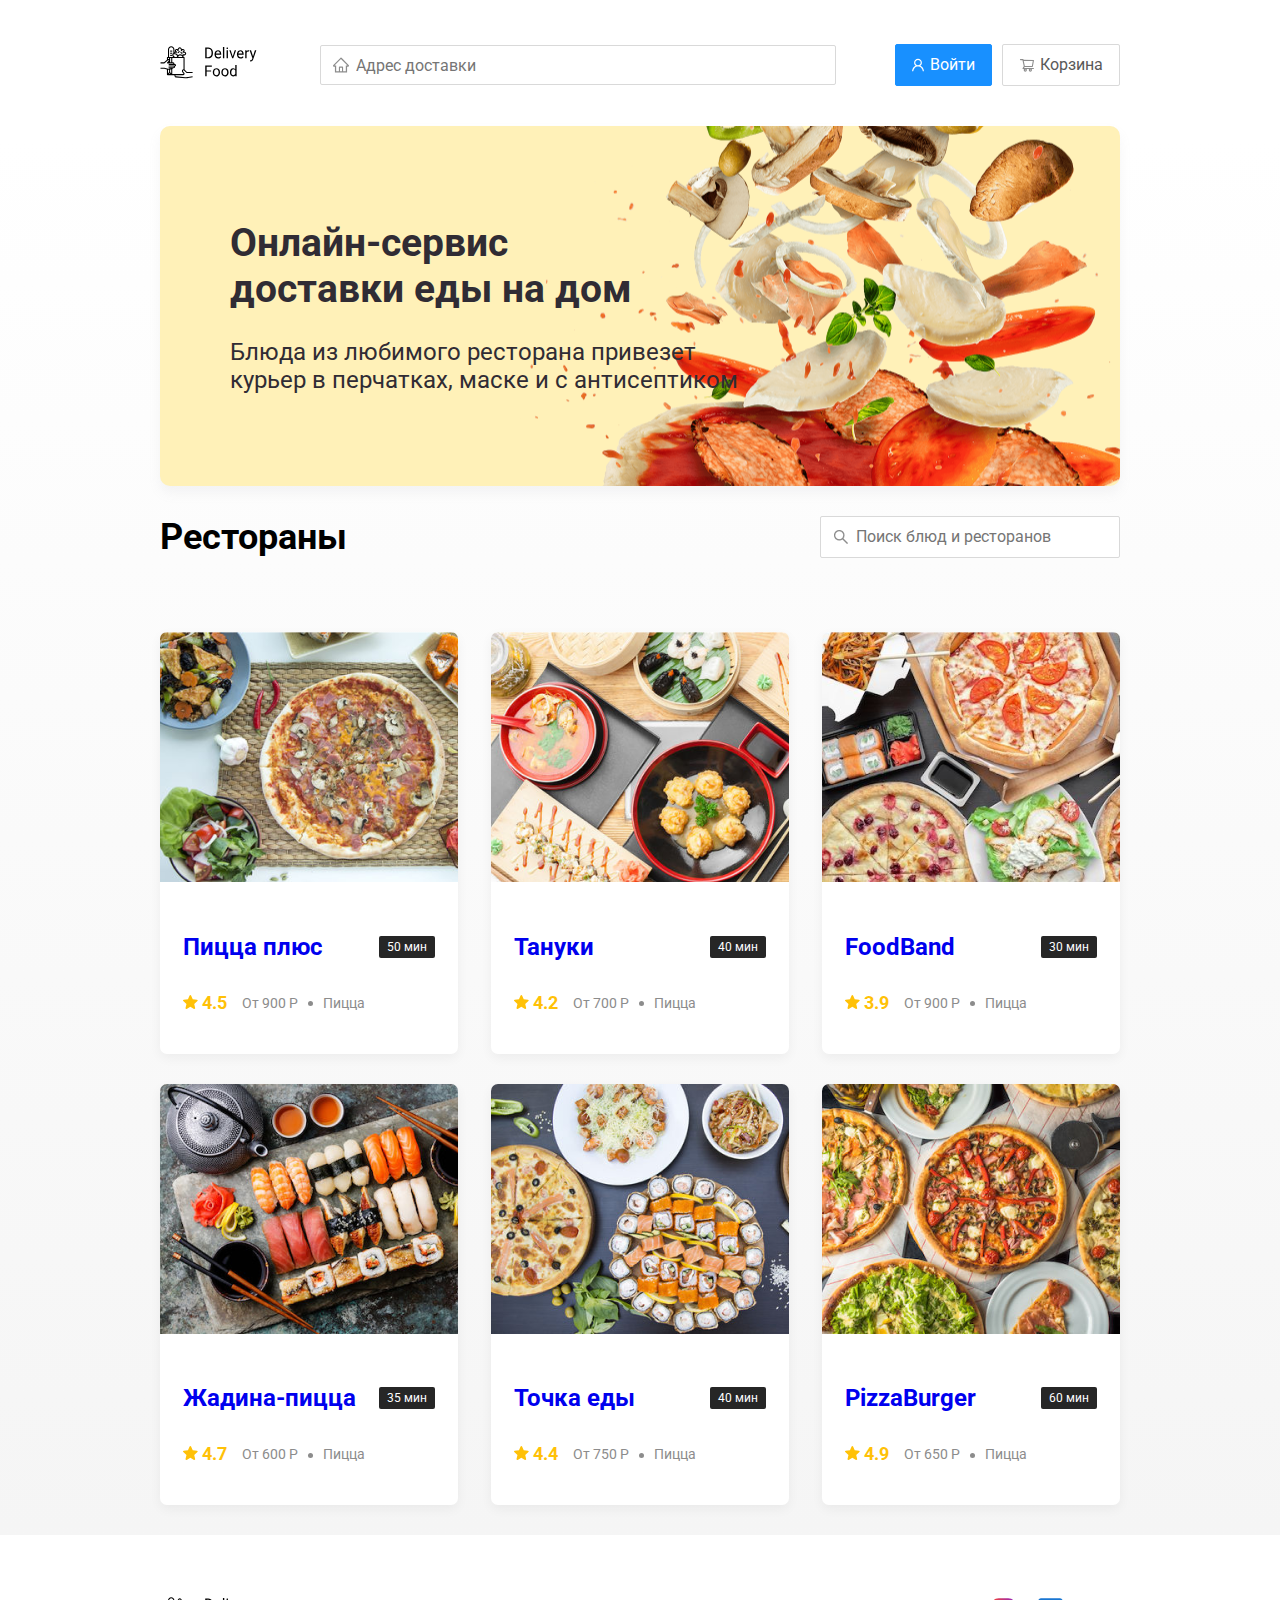
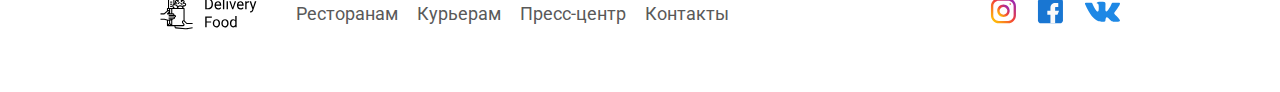
<file: index.html>
<!DOCTYPE html>
<html lang="ru">
<head>
    <meta charset="UTF-8">
    <meta name="viewport" content="width=device-width, initial-scale=1.0">
    <title>Delivery Food - доставка еды на дом</title>
    <link href="https://fonts.googleapis.com/css2?family=Roboto:wght@400;700&display=swap" rel="stylesheet">
    <link rel="stylesheet" href="css\normalize.css">
    <link rel="stylesheet" href="/css/style.css">
</head>
<body>
    <div class="container">
        <header class="header">
            <a href="index.html" class="logo">
            <img src="/img/logo.svg" alt="logo"></a>
            <input type="text" placeholder="Адрес доставки" class="input input-adress">
        <div class="buttons">
            <button class="button button-primary">
                <img src="/img/user.svg" alt="user" class="button-icon">
                <span class="button-text">Войти</span>
            </button>
            <button class="button"id="cart-button">
                <img src="/img/shopping-cart.svg" alt="cart" class="button-icon">
                <span class="button-text">Корзина</span>
            </button>
        </div>
        </header>

    </div>

 <!-- /.container -->
    <main class="main">
        <div class="container">
            <section class="promo">
                <h1 class="promo-title">Онлайн-сервис <br/>доставки еды на дом</h1>
                <p class="promo-text">Блюда из любимого ресторана привезет курьер в перчатках, маске и с антисептиком</p>
            </section>
    
            <section class="restaurants">
                <div class="section-heading">
                    <h2 class="section-title">Рестораны</h2>
                    <input type="text" class="input input-search" placeholder="Поиск блюд и ресторанов">
                </div>
                <div class="cards">
                    <a href="restaraunt.html" class="card">
                        <img src="/img/card.png" alt="card" class="card-image">
                        <div class="card-text">
                            <div class="card-heading">
                                <h3 class="card-title">Пицца плюс</h3>
                                <span class="card-tag tag">50 мин</span>
                            </div>
                            <!-- /.card-heading -->
                            <div class="card-info">
                                <div class="rating">
                                    <img src="/img/rating.svg">
                                    4.5</div>
                                <div class="price">От 900 Р</div>
                                <div class="category">Пицца</div>
                            </div>
                        </div>
                        <!-- /.card-text -->
                    </a>
                    <!-- /.card -->
    
                    <a href="restaraunt.html" class="card">
                        <img src="/img/tanuki.png" alt="card" class="card-image">
                        <div class="card-text">
                            <div class="card-heading">
                                <h3 class="card-title">Тануки</h3>
                                <span class="card-tag tag">40 мин</span>
                            </div>
                            <!-- /.card-heading -->
                            <div class="card-info">
                                <div class="rating">
                                    <img src="/img/rating.svg">
                                    4.2</div>
                                <div class="price">От 700 Р</div>
                                <div class="category">Пицца</div>
                            </div>
                        </div>
                        <!-- /.card-text -->
                    </a>
                    <a href="restaraunt.html" class="card">
                        <img src="/img/foodband.png" alt="card" class="card-image">
                        <div class="card-text">
                            <div class="card-heading">
                                <h3 class="card-title">FoodBand</h3>
                                <span class="card-tag tag">30 мин</span>
                            </div>
                            <!-- /.card-heading -->
                            <div class="card-info">
                                <div class="rating">
                                    <img src="/img/rating.svg">
                                    3.9</div>
                                <div class="price">От 900 Р</div>
                                <div class="category">Пицца</div>
                            </div>
                        </div>
                        <!-- /.card-text -->
                    </a>
                    <a href="restaraunt.html" class="card">
                        <img src="/img/jadina-pizza.png" alt="card" class="card-image">
                        <div class="card-text">
                            <div class="card-heading">
                                <h3 class="card-title">Жадина-пицца</h3>
                                <span class="card-tag tag">35 мин</span>
                            </div>
                            <!-- /.card-heading -->
                            <div class="card-info">
                                <div class="rating">
                                    <img src="/img/rating.svg">
                                    4.7</div>
                                <div class="price">От 600 Р</div>
                                <div class="category">Пицца</div>
                            </div>
                        </div>
                        <!-- /.card-text -->
                    </a>
                    <a href="restaraunt.html" class="card">
                        <img src="/img/dash-food.png" alt="card" class="card-image">
                        <div class="card-text">
                            <div class="card-heading">
                                <h3 class="card-title">Точка еды</h3>
                                <span class="card-tag tag">40 мин</span>
                            </div>
                            <!-- /.card-heading -->
                            <div class="card-info">
                                <div class="rating">
                                    <img src="/img/rating.svg">
                                    4.4</div>
                                <div class="price">От 750 Р</div>
                                <div class="category">Пицца</div>
                            </div>
                        </div>
                        <!-- /.card-text -->
                    </a>
                    <a href="restaraunt.html" class="card">
                        <img src="/img/pizzaburger.png" alt="card" class="card-image">
                        <div class="card-text">
                            <div class="card-heading">
                                <h3 class="card-title">PizzaBurger</h3>
                                <span class="card-tag tag">60 мин</span>
                            </div>
                            <!-- /.card-heading -->
                            <div class="card-info">
                                <div class="rating">
                                    <img src="/img/rating.svg">
                                    4.9</div>
                                <div class="price">От 650 Р</div>
                                <div class="category">Пицца</div>
                            </div>
                        </div>
                        <!-- /.card-text -->
                    </a>
                </div>
                <!-- /.cards -->
            </section>
        </div>
    </main>


    <footer class="footer">
        <div class="container">
            <div class="footer-block">
                <img src="img/logo.svg" class="logo footer-logo">
                <nav class="footer-nav">
                    <a href="#" class="footer-link">Ресторанам</a>
                    <a href="#" class="footer-link">Курьерам</a>
                    <a href="#" class="footer-link">Пресс-центр</a>
                    <a href="#" class="footer-link">Контакты</a>
                </nav>
                <div class="social-links">
                    <a href="#" class="social-link"><img src="img/insta.svg" alt=""></a>
                    <a href="#" class="social-link"><img src="img/fb.svg" alt=""></a>
                    <a href="#" class="social-link"><img src="img/vk.svg" alt=""></a>
                </div>
            </div>
        </div>
    </footer>
    <div class="modal">
        <div class="modal-dialog">
            <div class="modal-header">
                <h3 class="modal-title">Корзина</h3>
                <button class="close">&times;</button>
            </div>
            <!--/.modal-header -->
            <div class="modal-body">
                <div class="food-row">
                    <span class="food-name">Ролл угорь стандарт</span>
                    <strong class="food-price">250 Р</strong>
                    <div class="food-counter">
                        <button class="counter-button">-</button>
                        <span class="counter">1</span>
                        <button class="counter-button">+</button>
                    </div>
                </div>
                <!-- /.foods-row -->
                <div class="food-row">
                    <span class="food-name">Ролл угорь стандарт</span>
                    <strong class="food-price">250 Р</strong>
                    <div class="food-counter">
                        <button class="counter-button">-</button>
                        <span class="counter">1</span>
                        <button class="counter-button">+</button>
                    </div>
                </div>
                <!-- /.foods-row -->
                <div class="food-row">
                    <span class="food-name">Ролл угорь стандарт</span>
                    <strong class="food-price">250 Р</strong>
                    <div class="food-counter">
                        <button class="counter-button">-</button>
                        <span class="counter">1</span>
                        <button class="counter-button">+</button>
                    </div>
                </div>
                <!-- /.foods-row -->
                <div class="food-row">
                    <span class="food-name">Ролл угорь стандарт</span>
                    <strong class="food-price">250 Р</strong>
                    <div class="food-counter">
                        <button class="counter-button">-</button>
                        <span class="counter">1</span>
                        <button class="counter-button">+</button>
                    </div>
                </div>
                <!-- /.foods-row -->
                <div class="food-row">
                    <span class="food-name">Ролл угорь стандарт</span>
                    <strong class="food-price">250 Р</strong>
                    <div class="food-counter">
                        <button class="counter-button">-</button>
                        <span class="counter">1</span>
                        <button class="counter-button">+</button>
                    </div>
                </div>
                <!-- /.foods-row -->
                
            </div>
            <!-- /.modal-body -->
            <div class="modal-footer">
                <span class="modal-pricetag">1250 Р</span>
                <div class="footer-buttons">
                    <button class="button button-primary">Оформить заказ</button>
                    <button class="button">Отмена</button>
                </div>
            </div>
        </div>
        <!-- /.modal-dialog -->
    </div>
    <script src="js/main.js"></script>
    <script src="js/wow.min.js"></script>
</body>
</html>
</file>
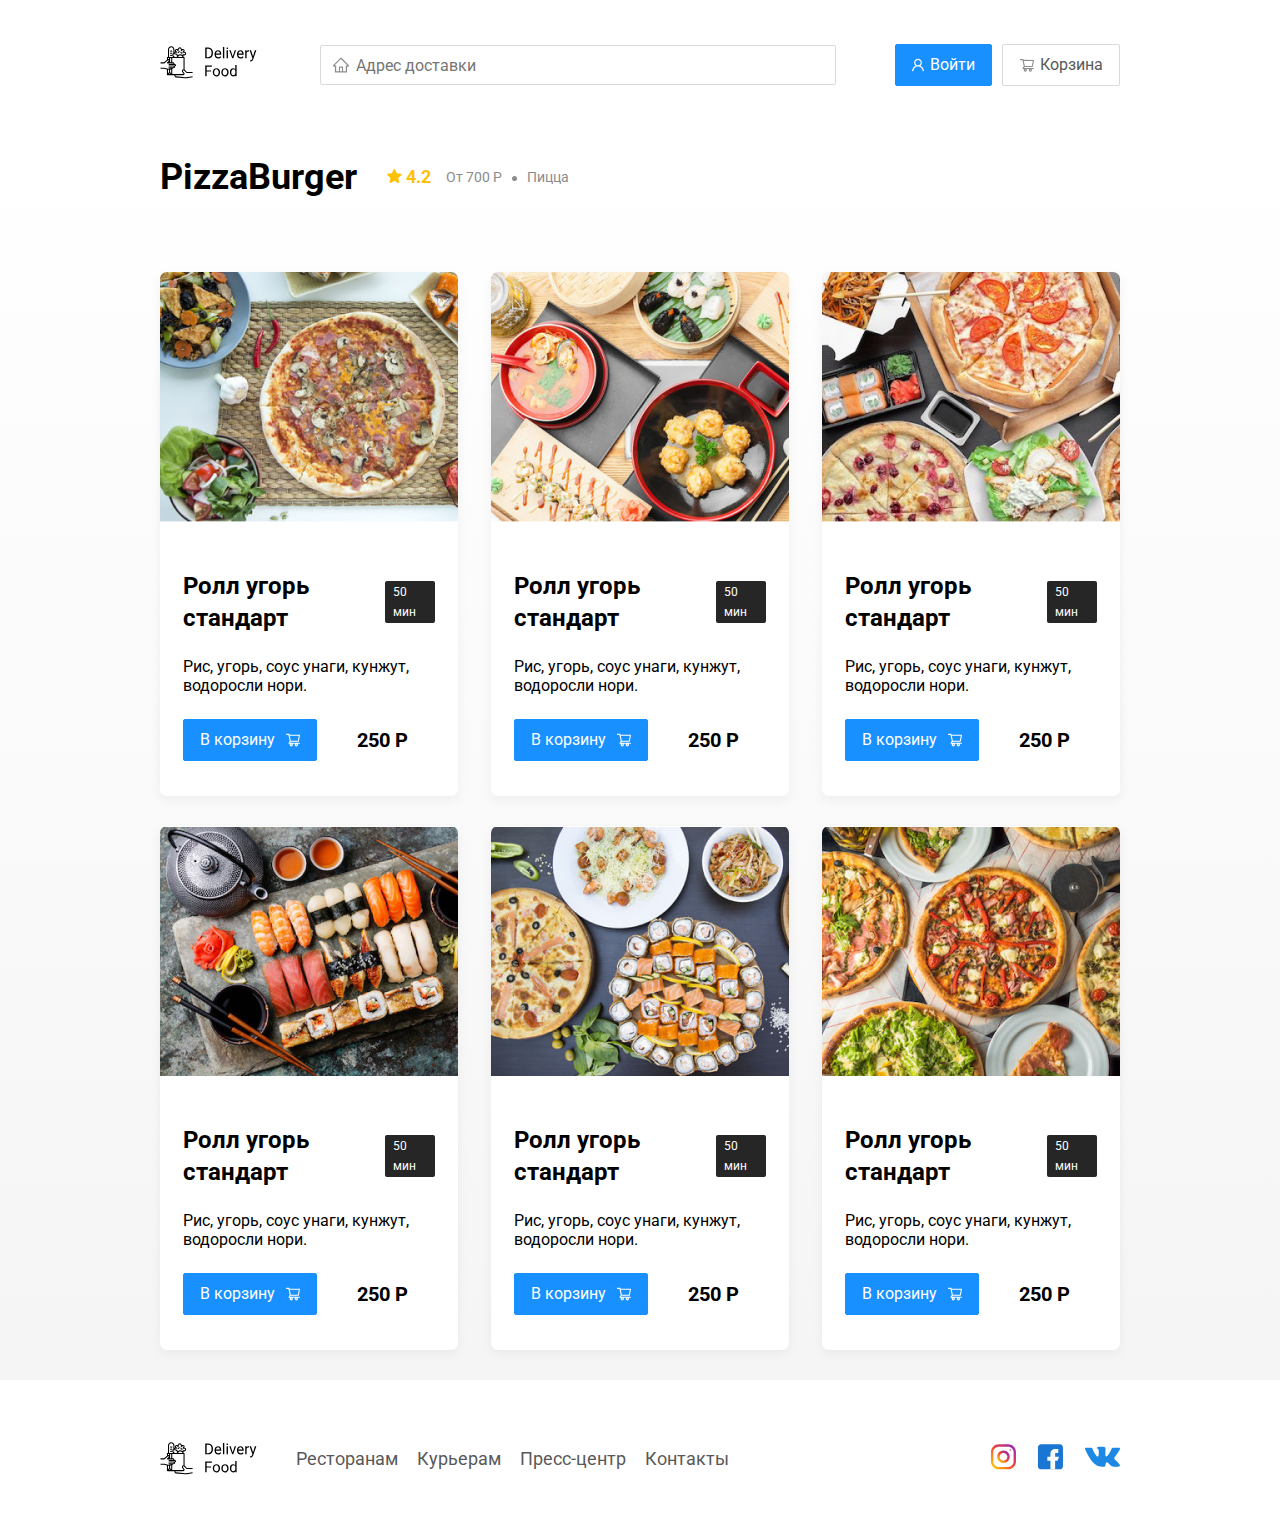
<file: restaraunt.html>
<!DOCTYPE html>
<html lang="ru">
<head>
    <meta charset="UTF-8">
    <meta name="viewport" content="width=device-width, initial-scale=1.0">
    <title>PizzaBurger - доставка еды на дом</title>
    <link href="https://fonts.googleapis.com/css2?family=Roboto:wght@400;700&display=swap" rel="stylesheet">
    <link rel="stylesheet" href="css\normalize.css">
    <link rel="stylesheet" href="css/style.css">
    <link rel="stylesheet" href="css\animate.css">
</head>
<body>
    <div class="container">
        <header class="header">
            <a href="index.html" class="logo"><img src="/img/logo.svg" alt="logo"></a>
            <input type="text" placeholder="Адрес доставки" class="input input-adress">
        <div class="buttons">
            <button class="button button-primary">
                <img src="/img/user.svg" alt="user" class="button-icon">
                <span class="button-text">Войти</span>
            </button>
            <button class="button" id="cart-button">
                <img src="/img/shopping-cart.svg" alt="cart" class="button-icon">
                <span class="button-text">Корзина</span>
            </button>
        </div>
        </header>

    </div>

 <!-- /.container -->
    <main class="main">
        <div class="container">
    
            <section class="restaurants">
                <div class="section-heading">
                    <h2 class="section-title">PizzaBurger</h2>
                    <div class="card-info">
                        <div class="rating">
                            <img src="/img/rating.svg">
                            4.2</div>
                        <div class="price">От 700 Р</div>
                        <div class="category">Пицца</div>
                    </div>
                </div>
                <div class="cards">
                    <div class="card animated wow fadeInUp delay-0.5s">
                        <img src="/img/card.png" alt="card" class="card-image">
                        <div class="card-text">
                            <div class="card-heading">
                                <h3 class="card-title card-title-reg">Ролл угорь стандарт</h3>
                                <span class="card-tag tag">50 мин</span>
                            </div>
                            <!-- /.card-heading -->
                            <div class="card-info">
                                <div class="ingrediens">Рис, угорь, соус унаги, кунжут, водоросли нори.</div>
                                <div class="card-buttons">
                                    <button class="button button-primary">
                                      <span class="button-card-text">
                                          В корзину</span>
                                          <img src="img/shopping-card-white.svg" class="button-card-image">
                                    </button>
                                    <strong class="card-price-bold">
                                        250 Р
                                    </strong>
                                </div>
                            </div>
                        </div>
                        <!-- /.card-text -->
                    </div>
                    <!-- /.card -->
    
                    <div class="card animated wow fadeInUp delay-1s">
                        <img src="/img/tanuki.png" alt="card" class="card-image">
                        <div class="card-text">
                            <div class="card-heading">
                                <h3 class="card-title card-title-reg">Ролл угорь стандарт</h3>
                                <span class="card-tag tag">50 мин</span>
                            </div>
                            <!-- /.card-heading -->
                            <div class="card-info">
                                <div class="ingrediens">Рис, угорь, соус унаги, кунжут, водоросли нори.</div>
                                <div class="card-buttons">
                                    <button class="button button-primary">
                                      <span class="button-card-text">
                                          В корзину</span>
                                          <img src="img/shopping-card-white.svg" class="button-card-image">
                                    </button>
                                    <strong class="card-price-bold">
                                        250 Р
                                    </strong>
                                </div>
                            </div>
                        </div>
                        <!-- /.card-text -->
                    </div>
    
                    <div class="card animated wow fadeInUp delay-1.5s">
                        <img src="/img/foodband.png" alt="card" class="card-image">
                        <div class="card-text">
                            <div class="card-heading">
                                <h3 class="card-title card-title-reg">Ролл угорь стандарт</h3>
                                <span class="card-tag tag">50 мин</span>
                            </div>
                            <!-- /.card-heading -->
                            <div class="card-info">
                                <div class="ingrediens">Рис, угорь, соус унаги, кунжут, водоросли нори.</div>
                                <div class="card-buttons">
                                    <button class="button button-primary">
                                      <span class="button-card-text">
                                          В корзину</span>
                                          <img src="img/shopping-card-white.svg" class="button-card-image">
                                    </button>
                                    <strong class="card-price-bold">
                                        250 Р
                                    </strong>
                                </div>
                            </div>
                        </div>
                        <!-- /.card-text -->
                    </div>
                    <div class="card animated wow fadeInUp delay-2s">
                        <img src="/img/jadina-pizza.png" alt="card" class="card-image">
                        <div class="card-text">
                            <div class="card-heading">
                                <h3 class="card-title card-title-reg">Ролл угорь стандарт</h3>
                                <span class="card-tag tag">50 мин</span>
                            </div>
                            <!-- /.card-heading -->
                            <div class="card-info">
                                <div class="ingrediens">Рис, угорь, соус унаги, кунжут, водоросли нори.</div>
                                <div class="card-buttons">
                                    <button class="button button-primary">
                                      <span class="button-card-text">
                                          В корзину</span>
                                          <img src="img/shopping-card-white.svg" class="button-card-image">
                                    </button>
                                    <strong class="card-price-bold">
                                        250 Р
                                    </strong>
                                </div>
                            </div>
                        </div>
                        <!-- /.card-text -->
                    </div>
                    <div class="card animated wow fadeInUp delay-2.5s">
                        <img src="/img/dash-food.png" alt="card" class="card-image">
                        <div class="card-text">
                            <div class="card-heading">
                                <h3 class="card-title card-title-reg">Ролл угорь стандарт</h3>
                                <span class="card-tag tag">50 мин</span>
                            </div>
                            <!-- /.card-heading -->
                            <div class="card-info">
                                <div class="ingrediens">Рис, угорь, соус унаги, кунжут, водоросли нори.</div>
                                <div class="card-buttons">
                                    <button class="button button-primary">
                                      <span class="button-card-text">
                                          В корзину</span>
                                          <img src="img/shopping-card-white.svg" class="button-card-image">
                                    </button>
                                    <strong class="card-price-bold">
                                        250 Р
                                    </strong>
                                </div>
                            </div>
                        </div>
                        <!-- /.card-text -->
                    </div>
                    <div class="card animated wow fadeInUp delay-3s">
                        <img src="/img/pizzaburger.png" alt="card" class="card-image">
                        <div class="card-text">
                            <div class="card-heading">
                                <h3 class="card-title card-title-reg">Ролл угорь стандарт</h3>
                                <span class="card-tag tag">50 мин</span>
                            </div>
                            <!-- /.card-heading -->
                            <div class="card-info">
                                <div class="ingrediens">Рис, угорь, соус унаги, кунжут, водоросли нори.</div>
                                <div class="card-buttons">
                                    <button class="button button-primary">
                                      <span class="button-card-text">
                                          В корзину</span>
                                          <img src="img/shopping-card-white.svg" class="button-card-image">
                                    </button>
                                    <strong class="card-price-bold">
                                        250 Р
                                    </strong>
                                </div>
                            </div>
                        </div>
                        <!-- /.card-text -->
                    </div>
                </div>
                <!-- /.cards -->
            </section>
        </div>
    </main>


    <footer class="footer">
        <div class="container">
            <div class="footer-block">
                <img src="img/logo.svg" class="logo footer-logo">
                <nav class="footer-nav">
                    <a href="#" class="footer-link">Ресторанам</a>
                    <a href="#" class="footer-link">Курьерам</a>
                    <a href="#" class="footer-link">Пресс-центр</a>
                    <a href="#" class="footer-link">Контакты</a>
                </nav>
                <div class="social-links">
                    <a href="#" class="social-link"><img src="img/insta.svg" alt=""></a>
                    <a href="#" class="social-link"><img src="img/fb.svg" alt=""></a>
                    <a href="#" class="social-link"><img src="img/vk.svg" alt=""></a>
                </div>
            </div>
        </div>
    </footer>

    <div class="modal">
        <div class="modal-dialog">
            <div class="modal-header">
                <h3 class="modal-title">Корзина</h3>
                <button class="close">&times;</button>
            </div>
            <!--/.modal-header -->
            <div class="modal-body">
                <div class="food-row">
                    <span class="food-name">Ролл угорь стандарт</span>
                    <strong class="food-price">250 Р</strong>
                    <div class="food-counter">
                        <button class="counter-button">-</button>
                        <span class="counter">1</span>
                        <button class="counter-button">+</button>
                    </div>
                </div>
                <!-- /.foods-row -->
                <div class="food-row">
                    <span class="food-name">Ролл угорь стандарт</span>
                    <strong class="food-price">250 Р</strong>
                    <div class="food-counter">
                        <button class="counter-button">-</button>
                        <span class="counter">1</span>
                        <button class="counter-button">+</button>
                    </div>
                </div>
                <!-- /.foods-row -->
                <div class="food-row">
                    <span class="food-name">Ролл угорь стандарт</span>
                    <strong class="food-price">250 Р</strong>
                    <div class="food-counter">
                        <button class="counter-button">-</button>
                        <span class="counter">1</span>
                        <button class="counter-button">+</button>
                    </div>
                </div>
                <!-- /.foods-row -->
                <div class="food-row">
                    <span class="food-name">Ролл угорь стандарт</span>
                    <strong class="food-price">250 Р</strong>
                    <div class="food-counter">
                        <button class="counter-button">-</button>
                        <span class="counter">1</span>
                        <button class="counter-button">+</button>
                    </div>
                </div>
                <!-- /.foods-row -->
                <div class="food-row">
                    <span class="food-name">Ролл угорь стандарт</span>
                    <strong class="food-price">250 Р</strong>
                    <div class="food-counter">
                        <button class="counter-button">-</button>
                        <span class="counter">1</span>
                        <button class="counter-button">+</button>
                    </div>
                </div>
                <!-- /.foods-row -->
                
            </div>
            <!-- /.modal-body -->
            <div class="modal-footer">
                <span class="modal-pricetag">1250 Р</span>
                <div class="footer-buttons">
                    <button class="button button-primary">Оформить заказ</button>
                    <button class="button">Отмена</button>
                </div>
            </div>
        </div>
        <!-- /.modal-dialog -->
    </div>
    <script src="js/main.js"></script>
</body>
</html>
</file>
<file: css/style.css>
* {
    box-sizing: border-box;
    text-decoration: none;
}
body{
    font-family: 'Roboto', sans-serif;
    padding-top: 44px;
}
.container{
    max-width: 1200px;
    margin: auto;
}
.header{
    display: flex;
    align-items: center;
    justify-content: space-between;
    margin-bottom: 40px;
}
.input{
    background: #FFFFFF;
    border: 1px solid #D9D9D9;
    border-radius: 2px;
    font-size: 16px;
    line-height: 24px;
    padding: 8px;
    padding-left: 35px;
    background-repeat: no-repeat;
    background-position: left 11px center;

}
.input-adress{
    height: 40px;
    flex: 0.8;
    background-image: url('../img/home.svg');
}
.input-search{
    background-image: url(../img/search.png);
    width: 300px;
    margin-left: auto;
}
.buttons{
    display: flex;
    align-items: center;
}
.button{
    display: flex;
    align-items: center;
    padding: 8px 16px;
    background: #FFFFFF;
    border: 1px solid #D9D9D9;
    box-sizing: border-box;
    box-shadow: 0px 0px 2px rgba(0, 0, 0, 0.0015);
    border-radius: 2px;
    color: #595959;
    font-size: 16px;
    line-height: 24px;
}
.button-primary{
    background: #1890ff;
    border: 1px solid #1890ff;
    color: #FFFFFF;
    margin-right: 10px;
}
.button-icon{
    margin-right: 6px;
}
.button-card-text{
    margin-right: 10px;
}
.main{
    background: linear-gradient(180deg, rgba(245, 245, 245, 0) 1.04%, #F5F5F5 100%);
}
.promo{
    box-shadow: 0px 7px 12px rgba(158, 158, 163, 0.1);
    background: #FFF1B8 url(../img/promo-image.png)no-repeat center  right -400px;
    background-size: cover;
    border-radius: 10px;
    padding: 68px 70px;
    bottom: 56px;
}
.promo-title{
    font-style: normal;
    font-weight: bold;
    font-size: 39px;
    line-height: 46px;
    color: #302C34;
}
.promo-text{
    max-width: 538px;
    font-style: normal;
    font-weight: normal;
    font-size: 24px;
    line-height: 28px;
    color: #302C34;
}
.section-heading{
    display: flex;
    align-items: center;
    margin-bottom: 44px;
}
.section-title{
    font-style: normal;
    font-weight: bold;
    font-size: 36px;
    line-height: 42px;
    color: #000000;
    margin-top: 30px;
    margin-right: 30px;
}
.cards{
    display: flex;
    flex-wrap: wrap;
    align-items: flex-start;
    justify-content: space-between;
    
}
.card{
    background: #FFFFFF;
    box-shadow: 0px 4px 12px rgba(0, 0, 0, 0.05);
    border-radius: 7px;
    overflow: hidden;
    margin-bottom: 30px;
    flex-basis: 31%;
    text-decoration: none;
}
.card-image{
    width: 384px;
    height: 250px;
    /* Если размер фотографии не подходит */
    object-fit: cover;
}
.card-text{
    padding-top: 20px;
    padding-bottom: 35px;
    padding-left: 23px;
    padding-right: 23px;
}
.card-heading{
    display: flex;
    align-items: center;
    justify-content: space-between;
}
.card-title{
    font-style: normal;
    font-weight: bold;
    font-size: 24px;
    line-height: 32px;
}
.card-title-reg{
    font: weight 400;
    font-size: 24px;
    line-height: 32px;

}
.card-tag{
    font-style: normal;
    font-weight: normal;
    font-size: 12px;
    line-height: 20px;
    color: #FFF;
    background: #262626;
    border-radius: 2px;
    padding: 1px 8px;
}
.card-info{
    display: flex;
    align-items: center;
    flex-wrap: wrap;
}
.card-buttons {
    display: flex;
    align-items: center;
    margin-top: 24px;
}
.card-price-bold{
    font-weight: bold;
    font-size: 20px;
    line-height: 32px;
    margin-left: 30px;
}
.rating{
    margin-right: 26px;
    font-style: normal;
    font-weight: bold;
    font-size: 18px;
    line-height: 32px;
    color: #FFC107;
}
.price,
.category{
    color: #8c8c8c;
    font-size: 18px;
    line-height: 32px;
}
.price{
    margin-right: 10px;
}
.ingredients{
    color: #8c8c8c;
    font-size: 18px;
    line-height: 21px;
}
.category{
    text-overflow: ellipsis;
    overflow: hidden;
    white-space: nowrap;
}
.price::after {
    content: '';
    width: 5px;
    height: 5px;
    background-color: #8c8c8c;
    display: inline-block;
    vertical-align: middle;
    border-radius: 50%;
    margin-left: 10px;
}
.footer{
    padding: 60px 0;
}
.footer-link{
    display: inline-block;
    color: #595959;
    font-style: normal;
    font-weight: normal;
    font-size: 18px;
    line-height: 21px;
    text-decoration: none;
}
.footer-link:not(:last-child){
    margin-right: 15px;
}
.footer-block{
    display: flex;
    align-items: center;
    justify-content: space-between;
}
.footer-nav{
    margin-left: 35px;
    margin-right: auto;
}
.social-links {
    display: flex;
    align-items: center;
}
.social-link:not(:last-child){
    margin-right: 21px;
}
.modal{
    position: fixed;
    left: 0;
    top: 0;
    width: 100%;
    height: 100%;
    background: rgba(0, 0, 0, 0.4);
    display: none;
}
.is-open{
    display: flex;
}
.modal-dialog{
    max-width: 780px;
    width: 95%;
    background: #FFFFFF;
    border-radius: 5px;
    margin: auto;
    padding: 40px 45px;
}
.modal-header{
    display: flex;
    align-items: center;
    justify-content: space-between;
    margin-bottom: 45px;
}
.modal-title{
    margin: 0;
    font-weight: bold;
    font-size: 36px;
    line-height: 42px;
}
.close {
    font-size: 36px;
    border: none;
    background-color: transparent;
}
.food-name{
    font-weight: normal;
    font-size: 18px;
    line-height: 32px;
}
.modal-body{
    margin-bottom: 52px;
}
.food-row{
    display: flex;
    align-items: flex-start;
    justify-content: space-between;
    padding-bottom: 8px;
    border-bottom: 1px solid #d9d9d9;
    margin-bottom: 15px;
}
.food-price{
    margin-left: auto;
    margin-right: 47px;
}
.food-counter{
    display: flex;
    align-items: center;
}
.counter-button{
    display: flex;
    align-items: center;
    justify-content: center;
    background: #FFFFFF;
    border: 1px solid #40A9FF;
    box-sizing: border-box;
    border-radius: 2px;
    font-weight: normal;
    font-size: 14px;
    line-height: 22px;
    color: #40A9FF;
}
.counter{
    font-size: 16px;
    line-height: 24px;
    margin-left: 10px;
    margin-right: 10px;
}
.modal-footer{
    display: flex;
    align-items: center;
    justify-content: space-between;
}
.footer-buttons{
    display: flex;
    align-items: center;
}
.modal-pricetag{
    background: #262626;
    border-radius: 5px;
    color: #FFFFFF;
    padding: 15px 20px;
    font-size: 20px;
    line-height: 23px;
}
@media (max-width: 1366px){
    .container {
        max-width: 960px;
    }
    .promo {
        background-position: center right -150px;
        background-size: 750px;
    }
    .rating{
        margin-right: 15px;
    }
    .category,
    .price{
        font-size: 14px;
    }
}
@media (max-width: 992px){
    .container{
        max-width:750px;
    }
    .promo {
        padding:50px;
        background-size: 500px;
        background-position: center right -200px;
    }
    .promo-text{
        font-size: 18px;
        max-width: 400px;
    }
    .card{
        flex-basis:49%;
    }
    .footer-link{
        font-size:16px;
    }
}
@media (max-width: 768px){
    .container{
        max-width:560px;

    }
    .card-info{
        flex-wrap: wrap;
    }
    .card .rating{
        flex-basis: 100%;
    }
    .card-title{
        font-size: 18px;
    }
    .promo-title{
        font-size: 24px;
        line-height: 1.4;
    }
    .promo-text{
        margin-top: 0;
    }
}
@media (max-width:578px){
    .container{
        width: 90%;
    }
    .header {
        flex-wrap:wrap;
    }
    .input-addres{
        margin-top: 15px;
        order:5;
        flex: 1;
    }
    .promo{
        background-image:none;
    }
    .promo-title{
        margin-bottom: 10px;
    }
    .section-title{
        font-size: 20px;
    }
    .card{
        flex-basis:100%;
    }
    .card-image{
        width:100%;
    }
    .footer{
        padding: 30px 0;
    }
    .footer-block{
        align-items: flex-start;
    }
    .footer-nav{
        margin-left: 0;
        margin-right: 0;
        order: 0;
        display: flex;
        flex-direction: column;
    }
    .footer-logo{
        margin-right: 15px;
        order: 1;
    }
    .social-links{
        order: 2;
    }
}
@media (max-width: 480px){
    .button-text{
        display: none;
    }
    .button-icon{
        margin: 0;
    }
    .button{
        min-height:40px;
    }
    .promo{
        padding: 20px;
    }
    .section-heading{
        flex-wrap: wrap;
    }
    .footer-block{
        flex-wrap: wrap;
        flex-direction: column;
    }
    .footer-logo{
        order: 0;
        margin-bottom: 20px;
    }
    .footer-nav{
        margin-bottom: 20px;
        text-align: center;
    }
    .footer-link:not(:last-child){
        margin-right: 0;
    }
}
</file>
